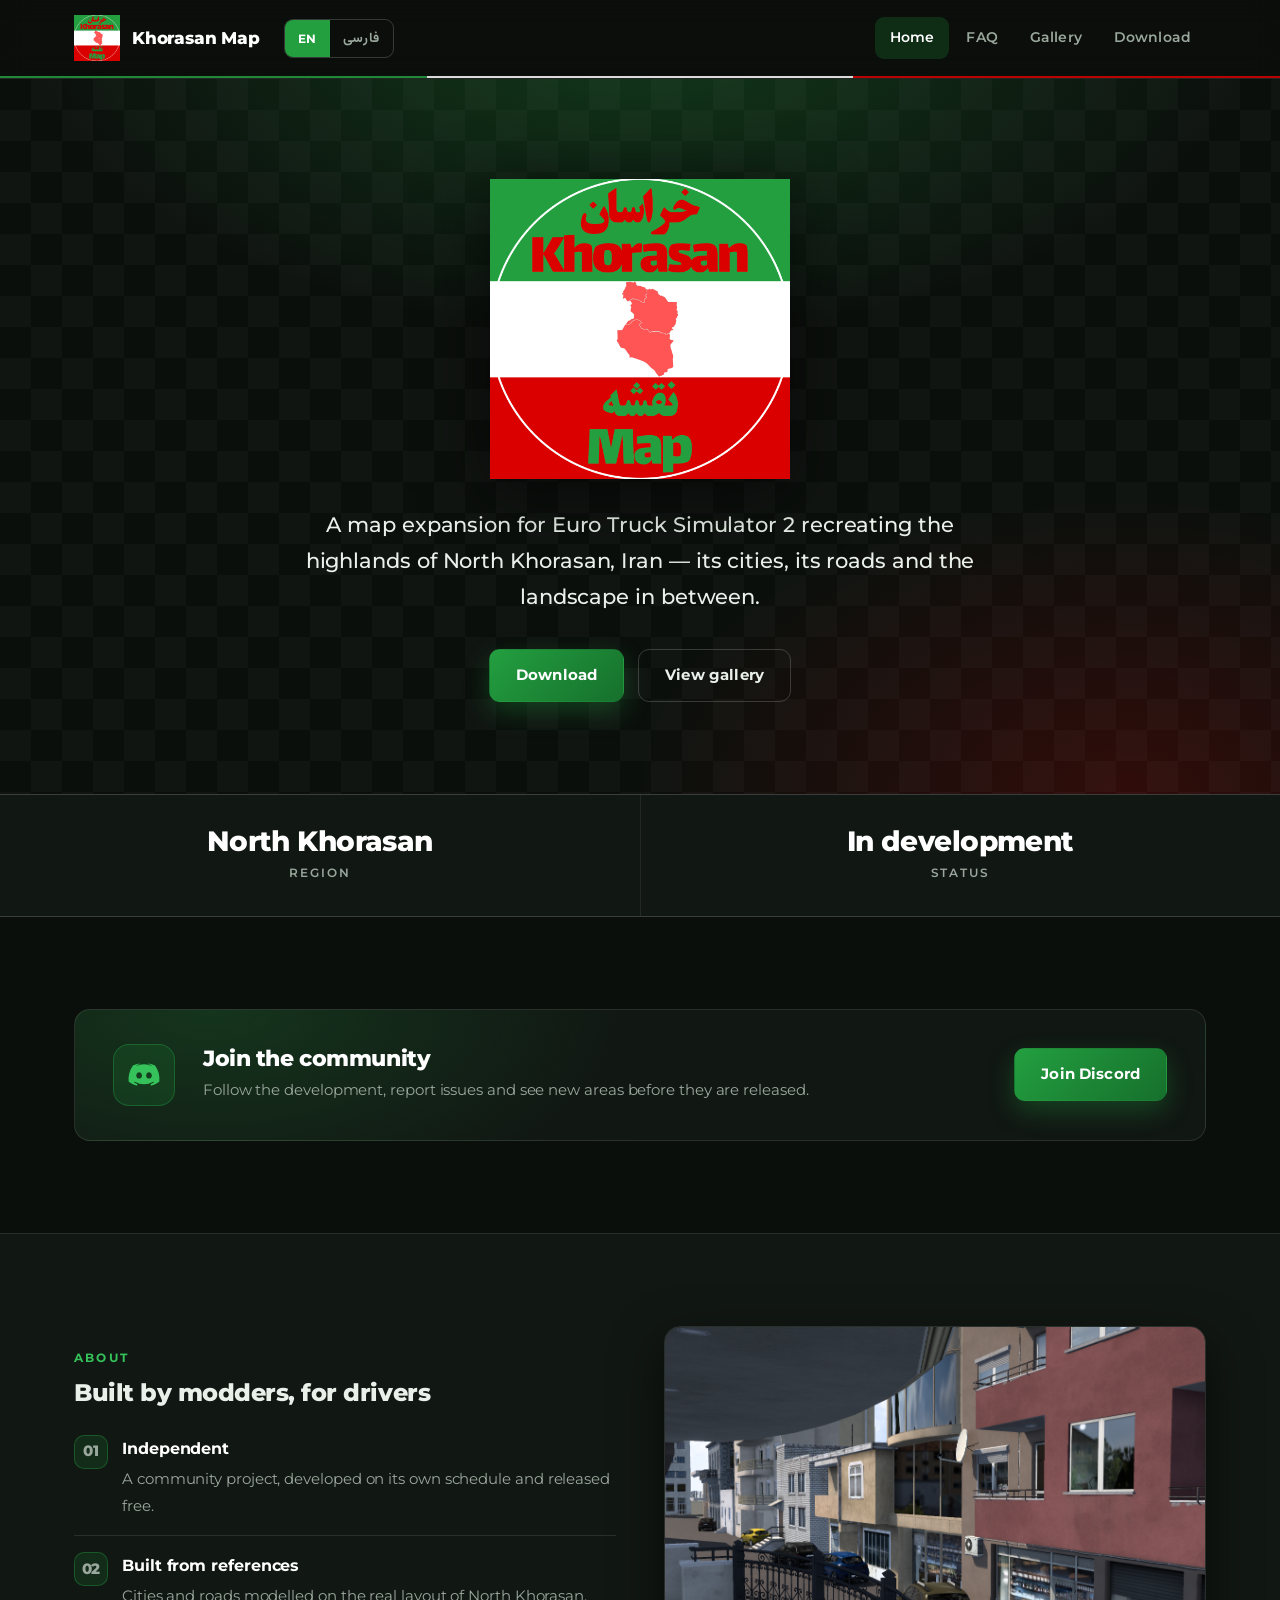
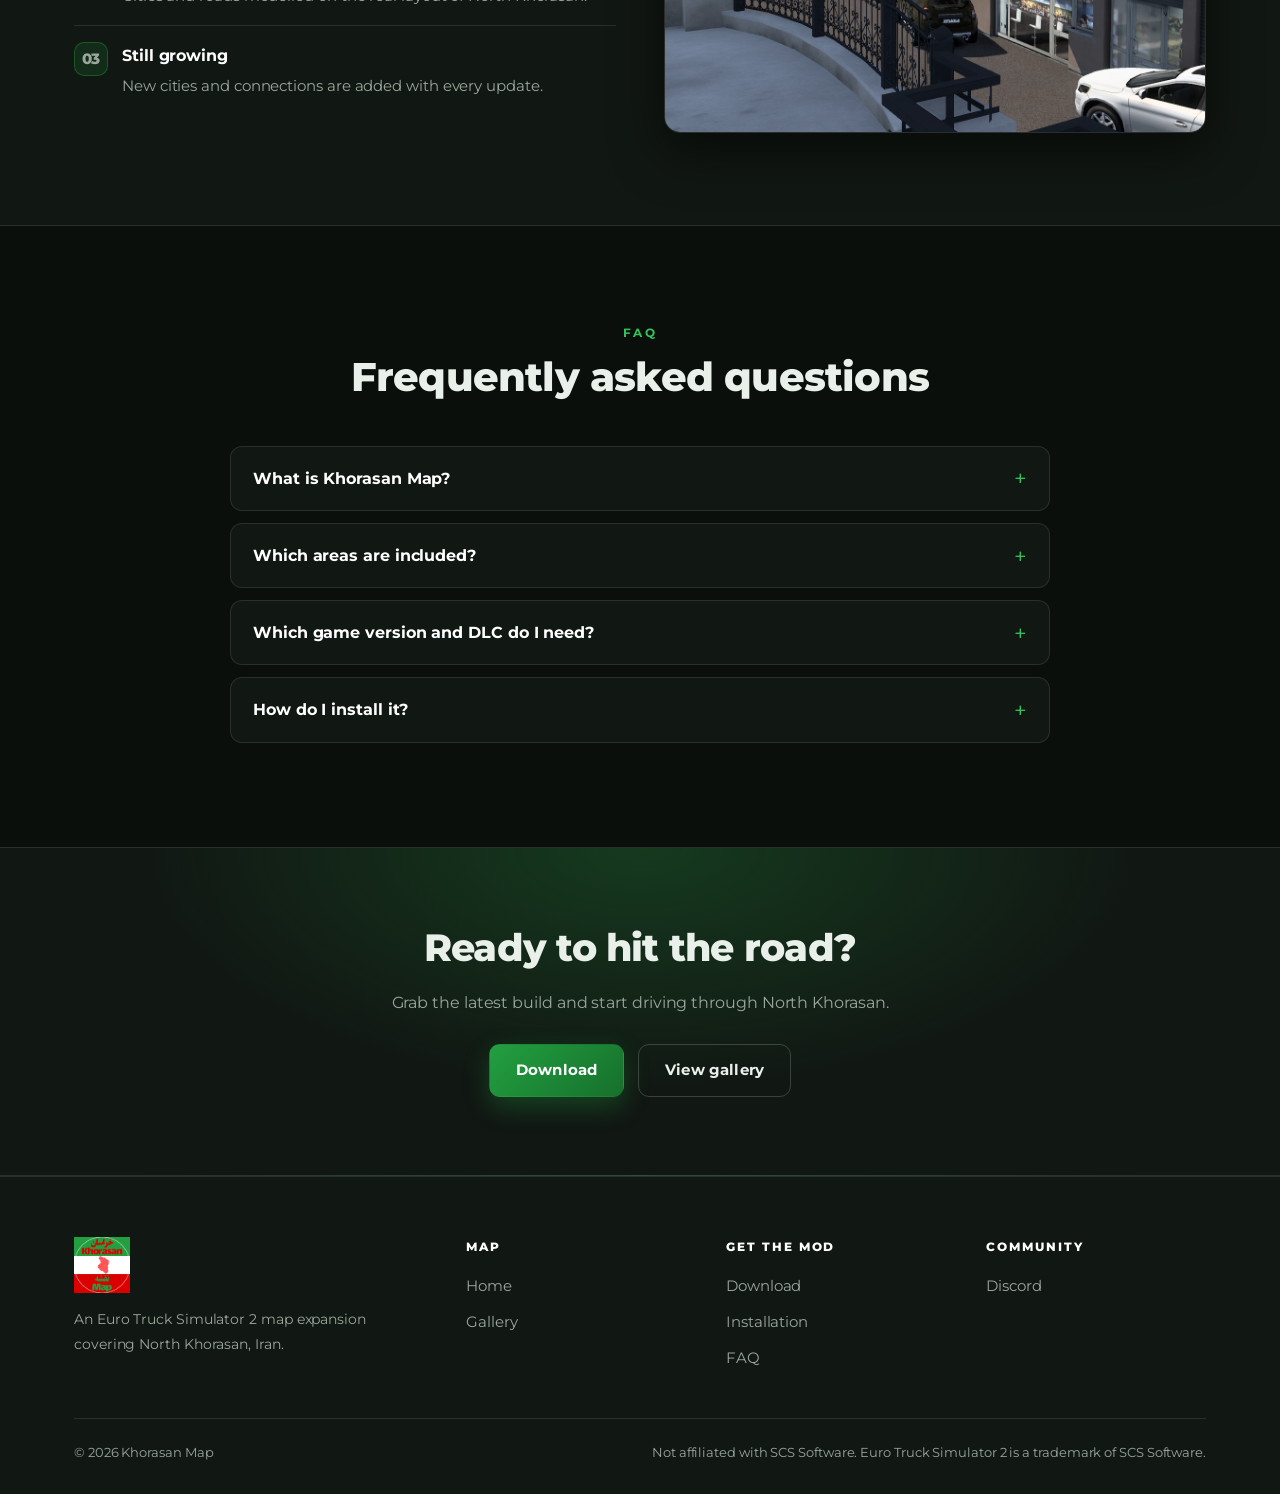
<file: index.html>
<!DOCTYPE html>
<html lang="en" dir="ltr">
<head>
<meta charset="utf-8">
<meta name="viewport" content="width=device-width, initial-scale=1">
<title>Khorasan Map — ETS2 map expansion</title>
<meta name="description" content="Khorasan Map — an Euro Truck Simulator 2 map expansion covering North Khorasan, Iran: Shirvan, Esfarayen and Road 87.">
<link rel="icon" href="Khorasan_Map_Logo.png">
<link rel="stylesheet" href="css/style.css">
</head>
<body>

<header class="site-header">
  <div class="wrap nav">
    <a class="brand" href="index.html">
      <img src="Khorasan_Map_Logo.png" alt="Khorasan Map logo">
      <span>Khorasan Map</span>
    </a>

    <button class="nav-toggle" type="button" aria-expanded="false" aria-label="Menu">☰</button>

    <div class="lang-switch" role="group" aria-label="Language">
      <button type="button" data-lang="en" aria-pressed="true">EN</button>
      <button type="button" data-lang="fa" aria-pressed="false">فارسی</button>
    </div>

    <nav class="nav-links">
      <a href="index.html" class="is-active" data-i18n="nav.home">Home</a>
      <a href="#faq" data-i18n="nav.faq">FAQ</a>
      <a href="gallery.html" data-i18n="nav.gallery">Gallery</a>
      <a href="download.html" data-i18n="nav.download">Download</a>
    </nav>
  </div>
</header>

<main>

  <!-- ---------- hero ---------- -->
  <section class="hero">
    <div class="wrap">
      <img class="hero-logo" src="Khorasan_Map_Logo.png" alt="Khorasan Map">
      <!-- kept for the document outline / screen readers, not shown -->
      <h1 class="sr-only">Khorasan Map</h1>
      <p class="lead lead--hero" data-i18n="home.lead">
        A map expansion for Euro Truck Simulator 2 recreating the highlands of North Khorasan, Iran — its cities, its roads and the landscape in between.
      </p>
      <div class="hero-actions">
        <a class="btn btn--primary" href="download.html" data-i18n="home.cta.download">Download</a>
        <a class="btn btn--ghost" href="gallery.html" data-i18n="home.cta.gallery">View gallery</a>
      </div>
    </div>
  </section>

  <!-- ---------- region strip ---------- -->
  <section class="stats">
    <div class="stat"><b data-i18n="stat.region.value">North Khorasan</b><span data-i18n="stat.region">Region</span></div>
    <div class="stat"><b data-i18n="stat.status.value">In development</b><span data-i18n="stat.status">Status</span></div>
  </section>

  <!-- ---------- community band ---------- -->
  <section class="section">
    <div class="wrap">
      <div class="community">
        <div class="community-icon" aria-hidden="true">
          <svg viewBox="0 0 24 24"><path d="M20.3 4.9A19.8 19.8 0 0 0 15.4 3.4l-.2.4a13.6 13.6 0 0 1 3 1.4 15.6 15.6 0 0 0-12.4 0 13.6 13.6 0 0 1 3-1.4l-.2-.4A19.8 19.8 0 0 0 3.7 4.9C.9 9 .1 13.1.5 17.1a19.9 19.9 0 0 0 6 3l.7-1.2c-1-.4-1.9-.9-2.7-1.5l.6-.4a14.2 14.2 0 0 0 13.8 0l.6.4c-.8.6-1.7 1.1-2.7 1.5l.7 1.2a19.9 19.9 0 0 0 6-3c.5-4.6-.7-8.7-3.2-12.2ZM8.3 14.7c-1.2 0-2.1-1.1-2.1-2.4S7.1 9.9 8.3 9.9s2.2 1.1 2.2 2.4-1 2.4-2.2 2.4Zm7.4 0c-1.2 0-2.1-1.1-2.1-2.4s.9-2.4 2.1-2.4 2.2 1.1 2.2 2.4-1 2.4-2.2 2.4Z"/></svg>
        </div>
        <div class="community-body">
          <h3 data-i18n="home.community.title">Join the community</h3>
          <p data-i18n="home.community.body">Follow the development, report issues and see new areas before they are released.</p>
        </div>
        <a class="btn btn--primary" href="https://discord.gg/s39uACpa3Z" target="_blank" rel="noopener noreferrer" data-i18n="home.community.cta">Join Discord</a>
      </div>
    </div>
  </section>

  <!-- ---------- about band ---------- -->
  <section class="section section--alt">
    <div class="wrap about-grid">
      <div>
        <span class="eyebrow" data-i18n="home.built.eyebrow">About</span>
        <h2 data-i18n="home.built.title">Built by modders, for drivers</h2>
        <ul class="about-list">
          <li>
            <span class="about-mark">01</span>
            <div>
              <b data-i18n="home.built.1.title">Independent</b>
              <span data-i18n="home.built.1.body">A community project, developed on its own schedule and released free.</span>
            </div>
          </li>
          <li>
            <span class="about-mark">02</span>
            <div>
              <b data-i18n="home.built.2.title">Built from references</b>
              <span data-i18n="home.built.2.body">Cities and roads modelled on the real layout of North Khorasan.</span>
            </div>
          </li>
          <li>
            <span class="about-mark">03</span>
            <div>
              <b data-i18n="home.built.3.title">Still growing</b>
              <span data-i18n="home.built.3.body">New cities and connections are added with every update.</span>
            </div>
          </li>
        </ul>
      </div>
      <div class="about-visual">
        <img src="shirvan2.png" alt="Shirvan city" loading="lazy" data-i18n-attr="alt:cap.shirvan.2">
      </div>
    </div>
  </section>

  <!-- ---------- FAQ ---------- -->
  <section class="section" id="faq">
    <div class="wrap">
      <div class="section-head section-head--center">
        <span class="eyebrow" data-i18n="home.faq.eyebrow">FAQ</span>
        <h2 data-i18n="home.faq.title">Frequently asked questions</h2>
      </div>

      <!-- TODO: fill in the real answers once the first release is out -->
      <div class="faq">
        <details>
          <summary data-i18n="faq.1.q">What is Khorasan Map?</summary>
          <p class="answer" data-i18n="faq.1.a">A map expansion for Euro Truck Simulator 2 that recreates North Khorasan in Iran, including its cities and main roads.</p>
        </details>
        <details>
          <summary data-i18n="faq.2.q">Which areas are included?</summary>
          <p class="answer" data-i18n="faq.2.a">Shirvan, Esfarayen and Road 87 are currently built or under construction. See the coverage map above for the full picture.</p>
        </details>
        <details>
          <summary data-i18n="faq.3.q">Which game version and DLC do I need?</summary>
          <p class="answer" data-i18n="faq.3.a">The supported game version and the required DLC will be confirmed with the first release. Check the download page for the details.</p>
        </details>
        <details>
          <summary data-i18n="faq.4.q">How do I install it?</summary>
          <p class="answer" data-i18n="faq.4.a">Copy the .scs files into your ETS2 mod folder and enable them in Mod Manager. The download page has the full steps and the load order.</p>
        </details>
      </div>
    </div>
  </section>

  <!-- ---------- final CTA ---------- -->
  <section class="cta-band">
    <div class="wrap">
      <h2 data-i18n="home.cta.title">Ready to hit the road?</h2>
      <p data-i18n="home.cta.body">Grab the latest build and start driving through North Khorasan.</p>
      <div class="hero-actions">
        <a class="btn btn--primary" href="download.html" data-i18n="home.cta.download">Download</a>
        <a class="btn btn--ghost" href="gallery.html" data-i18n="home.cta.gallery">View gallery</a>
      </div>
    </div>
  </section>

</main>

<footer class="site-footer">
  <div class="wrap">
    <div class="footer-top">
      <div class="footer-brand">
        <img src="Khorasan_Map_Logo.png" alt="Khorasan Map">
        <p data-i18n="footer.tagline">An Euro Truck Simulator 2 map expansion covering North Khorasan, Iran.</p>
      </div>
      <div class="footer-col">
        <h4 data-i18n="footer.col.map">Map</h4>
        <ul>
          <li><a href="index.html" data-i18n="nav.home">Home</a></li>
          <li><a href="gallery.html" data-i18n="nav.gallery">Gallery</a></li>
        </ul>
      </div>
      <div class="footer-col">
        <h4 data-i18n="footer.col.get">Get the mod</h4>
        <ul>
          <li><a href="download.html" data-i18n="nav.download">Download</a></li>
          <li><a href="download.html#install" data-i18n="dl.install.title">Installation</a></li>
          <li><a href="index.html#faq" data-i18n="nav.faq">FAQ</a></li>
        </ul>
      </div>
      <div class="footer-col">
        <h4 data-i18n="footer.col.community">Community</h4>
        <ul>
          <li><a href="https://discord.gg/s39uACpa3Z" target="_blank" rel="noopener noreferrer" data-i18n="footer.discord">Discord</a></li>
        </ul>
      </div>
    </div>
    <div class="footer-bottom">
      <p>© <span id="year">2026</span> Khorasan Map</p>
      <p data-i18n="footer.disclaimer">Not affiliated with SCS Software. Euro Truck Simulator 2 is a trademark of SCS Software.</p>
    </div>
  </div>
</footer>

<script src="js/main.js"></script>
</body>
</html>
</file>
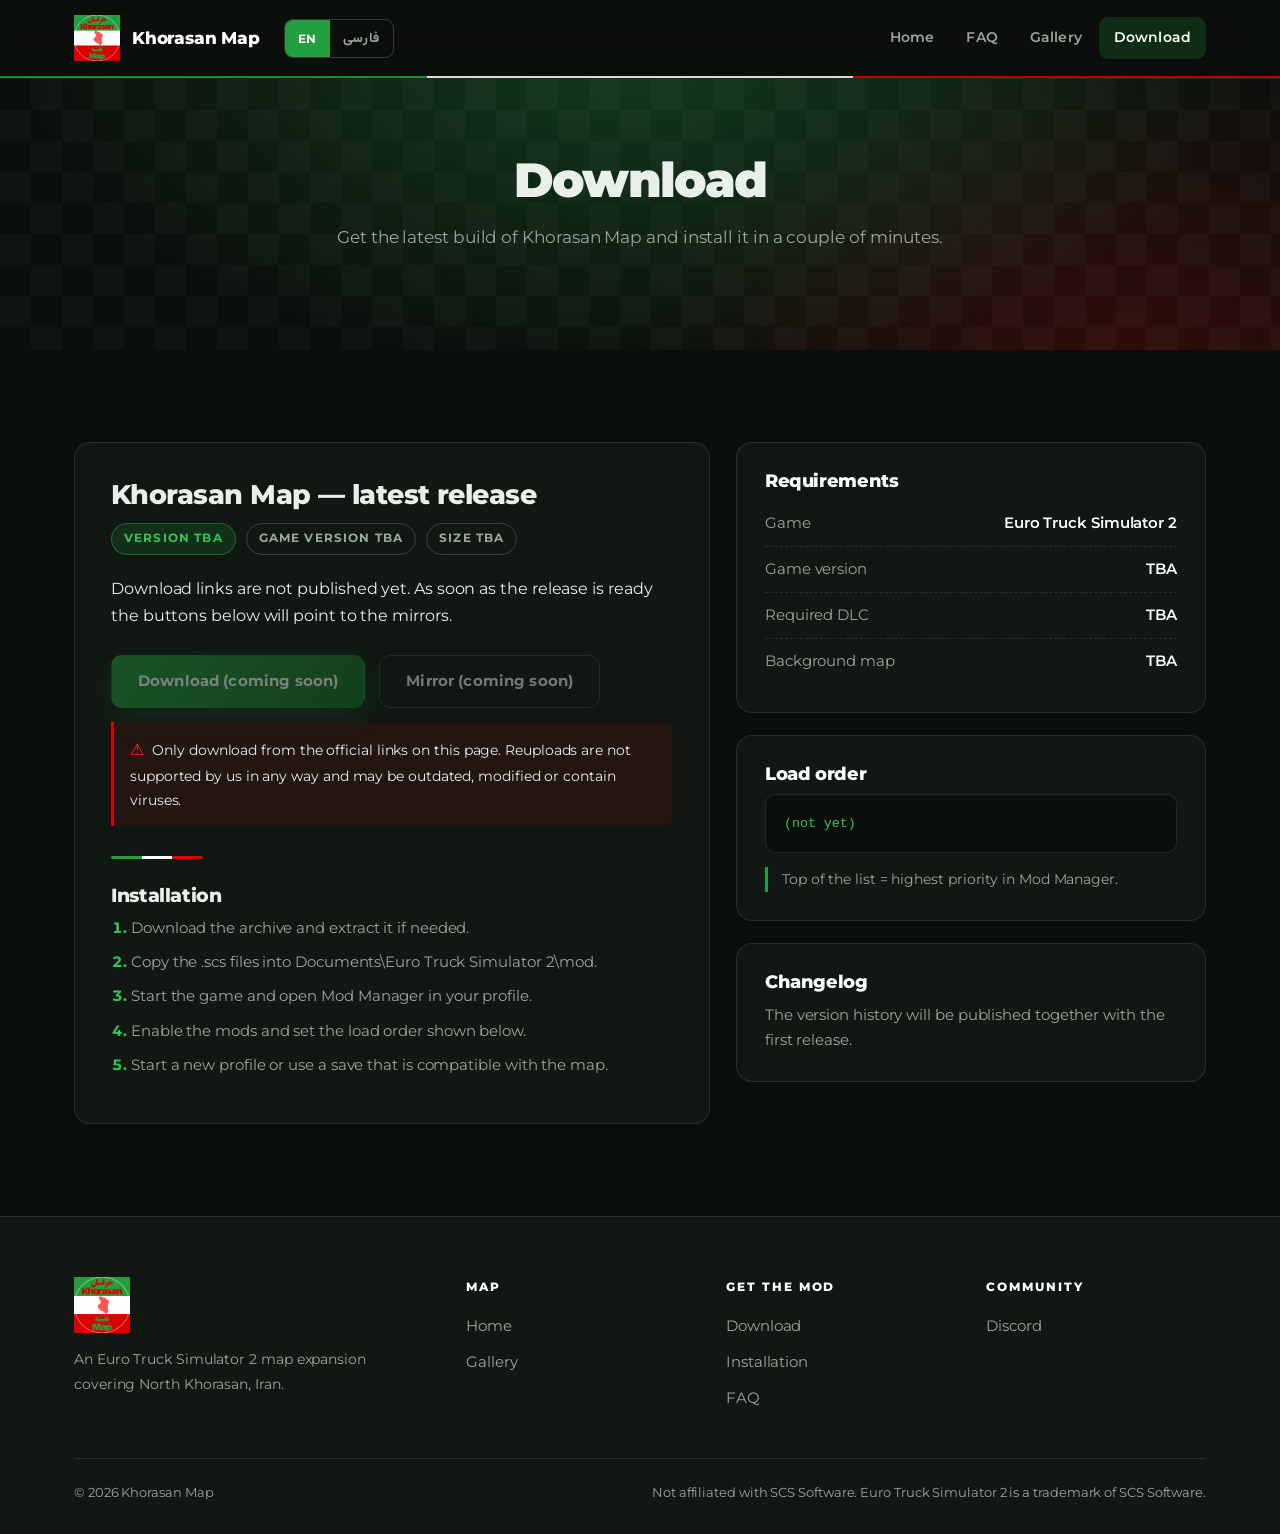
<file: download.html>
<!DOCTYPE html>
<html lang="en" dir="ltr">
<head>
<meta charset="utf-8">
<meta name="viewport" content="width=device-width, initial-scale=1">
<title>Download — Khorasan Map</title>
<meta name="description" content="Download Khorasan Map for Euro Truck Simulator 2: requirements, installation steps and load order.">
<link rel="icon" href="Khorasan_Map_Logo.png">
<link rel="stylesheet" href="css/style.css">
</head>
<body>

<header class="site-header">
  <div class="wrap nav">
    <a class="brand" href="index.html">
      <img src="Khorasan_Map_Logo.png" alt="Khorasan Map logo">
      <span>Khorasan Map</span>
    </a>

    <button class="nav-toggle" type="button" aria-expanded="false" aria-label="Menu">☰</button>

    <div class="lang-switch" role="group" aria-label="Language">
      <button type="button" data-lang="en" aria-pressed="true">EN</button>
      <button type="button" data-lang="fa" aria-pressed="false">فارسی</button>
    </div>

    <nav class="nav-links">
      <a href="index.html" data-i18n="nav.home">Home</a>
      <a href="index.html#faq" data-i18n="nav.faq">FAQ</a>
      <a href="gallery.html" data-i18n="nav.gallery">Gallery</a>
      <a href="download.html" class="is-active" data-i18n="nav.download">Download</a>
    </nav>
  </div>
</header>

<main>

  <section class="hero hero--page">
    <div class="wrap">
      <h1 data-i18n="dl.title">Download</h1>
      <p class="lead" data-i18n="dl.lead">Get the latest build of Khorasan Map and install it in a couple of minutes.</p>
    </div>
  </section>

  <section class="section">
    <div class="wrap dl-grid">

      <!-- main download card -->
      <div class="dl-main">
        <h2 data-i18n="dl.card.title">Khorasan Map — latest release</h2>

        <div class="version-row">
          <span class="pill pill--green" data-i18n="dl.pill.version">Version TBA</span>
          <span class="pill" data-i18n="dl.pill.game">Game version TBA</span>
          <span class="pill" data-i18n="dl.pill.size">Size TBA</span>
        </div>

        <p data-i18n="dl.card.body">
          Download links are not published yet. As soon as the release is ready the buttons below will point to the mirrors.
        </p>

        <!-- TODO: replace href="#" with the real download URLs and drop aria-disabled -->
        <div class="dl-buttons">
          <a class="btn btn--primary" href="#" aria-disabled="true" data-i18n="dl.btn.primary">Download (coming soon)</a>
          <a class="btn btn--ghost" href="#" aria-disabled="true" data-i18n="dl.btn.mirror">Mirror (coming soon)</a>
        </div>

        <p class="note note--warn" data-i18n="dl.note">
          Only download from the official links on this page. Reuploads are not supported by us in any way and may be outdated, modified or contain viruses.
        </p>

        <div class="tricolor" style="margin:30px 0 26px"></div>

        <h3 id="install" data-i18n="dl.install.title">Installation</h3>
        <ol class="steps">
          <li data-i18n="dl.install.1">Download the archive and extract it if needed.</li>
          <li data-i18n="dl.install.2">Copy the .scs files into Documents\Euro Truck Simulator 2\mod.</li>
          <li data-i18n="dl.install.3">Start the game and open Mod Manager in your profile.</li>
          <li data-i18n="dl.install.4">Enable the mods and set the load order shown below.</li>
          <li data-i18n="dl.install.5">Start a new profile or use a save that is compatible with the map.</li>
        </ol>
      </div>

      <!-- side panels -->
      <aside>
        <div class="panel">
          <h3 data-i18n="dl.req.title">Requirements</h3>
          <ul class="reqs">
            <li><span data-i18n="dl.req.game">Game</span><span>Euro Truck Simulator 2</span></li>
            <li><span data-i18n="dl.req.version">Game version</span><span data-i18n="dl.req.version.value">TBA</span></li>
            <li><span data-i18n="dl.req.dlc">Required DLC</span><span data-i18n="dl.req.dlc.value">TBA</span></li>
            <li><span data-i18n="dl.req.bg">Background map</span><span data-i18n="dl.req.bg.value">TBA</span></li>
          </ul>
        </div>

        <div class="panel">
          <h3 data-i18n="dl.order.title">Load order</h3>
          <!-- TODO: replace with the real load order once the first build is packaged -->
          <pre class="load-order" data-i18n="dl.order.tba">(not yet)</pre>
          <p class="note" style="margin-top:14px" data-i18n="dl.order.note">
            Top of the list = highest priority in Mod Manager.
          </p>
        </div>

        <div class="panel">
          <h3 data-i18n="dl.changelog.title">Changelog</h3>
          <p style="margin:0;color:var(--text-dim);font-size:.94rem" data-i18n="dl.changelog.body">
            The version history will be published together with the first release.
          </p>
        </div>
      </aside>

    </div>
  </section>

</main>

<footer class="site-footer">
  <div class="wrap">
    <div class="footer-top">
      <div class="footer-brand">
        <img src="Khorasan_Map_Logo.png" alt="Khorasan Map">
        <p data-i18n="footer.tagline">An Euro Truck Simulator 2 map expansion covering North Khorasan, Iran.</p>
      </div>
      <div class="footer-col">
        <h4 data-i18n="footer.col.map">Map</h4>
        <ul>
          <li><a href="index.html" data-i18n="nav.home">Home</a></li>
          <li><a href="gallery.html" data-i18n="nav.gallery">Gallery</a></li>
        </ul>
      </div>
      <div class="footer-col">
        <h4 data-i18n="footer.col.get">Get the mod</h4>
        <ul>
          <li><a href="download.html" data-i18n="nav.download">Download</a></li>
          <li><a href="download.html#install" data-i18n="dl.install.title">Installation</a></li>
          <li><a href="index.html#faq" data-i18n="nav.faq">FAQ</a></li>
        </ul>
      </div>
      <div class="footer-col">
        <h4 data-i18n="footer.col.community">Community</h4>
        <ul>
          <li><a href="https://discord.gg/s39uACpa3Z" target="_blank" rel="noopener noreferrer" data-i18n="footer.discord">Discord</a></li>
        </ul>
      </div>
    </div>
    <div class="footer-bottom">
      <p>© <span id="year">2026</span> Khorasan Map</p>
      <p data-i18n="footer.disclaimer">Not affiliated with SCS Software. Euro Truck Simulator 2 is a trademark of SCS Software.</p>
    </div>
  </div>
</footer>

<script src="js/main.js"></script>
</body>
</html>
</file>
<file: css/style.css>
/* ============================================================
   Khorasan Map — ETS2 mod site
   Palette based on the flag of Iran: green #239F40 / white / red #DA0000
   Type: Montserrat (Latin) + Vazirmatn (Persian)
   ============================================================ */

@import url('https://fonts.googleapis.com/css2?family=Montserrat:wght@400;500;600;700;800;900&family=Vazirmatn:wght@400;600;800&display=swap');

:root {
  --green:        #239f40;
  --green-soft:   #35c25a;
  --green-deep:   #16702c;
  --red:          #da0000;
  --red-soft:     #ff2b2b;
  --white:        #ffffff;

  --bg:           #0b0f0c;
  --bg-2:         #111713;
  --bg-3:         #18201a;
  --line:         rgba(255, 255, 255, .10);
  --line-strong:  rgba(255, 255, 255, .18);

  --text:         #e9efe9;
  --text-dim:     #9aa79c;

  --font-ui:      'Montserrat', system-ui, -apple-system, 'Segoe UI', sans-serif;
  --font-display: 'Montserrat', system-ui, -apple-system, 'Segoe UI', sans-serif;
  --font-fa:      'Vazirmatn', 'Segoe UI', Tahoma, sans-serif;

  --wrap:         1180px;
  --radius:       16px;
  --shadow:       0 18px 50px rgba(0, 0, 0, .55);
}

/* ---------- base ---------- */

* { box-sizing: border-box; }

html { scroll-behavior: smooth; }

body {
  margin: 0;
  background: var(--bg);
  color: var(--text);
  font-family: var(--font-ui);
  font-size: 16px;
  line-height: 1.7;
  letter-spacing: -.005em;
  -webkit-font-smoothing: antialiased;
  overflow-x: hidden;
}

/* Persian mode: RTL + Vazirmatn */
html[lang="fa"] { direction: rtl; }
html[lang="fa"] body,
html[lang="fa"] h1,
html[lang="fa"] h2,
html[lang="fa"] h3,
html[lang="fa"] .btn,
html[lang="fa"] .brand span { font-family: var(--font-fa); }
html[lang="fa"] .eyebrow,
html[lang="fa"] .chip,
html[lang="fa"] .nav-links a { letter-spacing: 0; }

img { max-width: 100%; display: block; }

a { color: var(--green-soft); text-decoration: none; }
a:hover { color: var(--white); }

h1, h2, h3 {
  font-family: var(--font-display);
  font-weight: 800;
  line-height: 1.15;
  letter-spacing: -.02em;
  margin: 0 0 .5em;
}

.wrap {
  width: 100%;
  max-width: var(--wrap);
  margin-inline: auto;
  padding-inline: 24px;
}

/* present to assistive tech and the document outline, not on screen */
.sr-only {
  position: absolute;
  width: 1px;
  height: 1px;
  margin: -1px;
  padding: 0;
  overflow: hidden;
  clip: rect(0 0 0 0);
  clip-path: inset(50%);
  white-space: nowrap;
  border: 0;
}

.eyebrow {
  display: inline-block;
  font-size: .78rem;
  font-weight: 700;
  letter-spacing: .18em;
  text-transform: uppercase;
  color: var(--green-soft);
  margin-bottom: .7rem;
}

.section { padding: 92px 0; }
.section--alt { background: var(--bg-2); border-block: 1px solid var(--line); }

.section-head { max-width: 720px; margin-bottom: 46px; }
.section-head--center { margin-inline: auto; text-align: center; }
.section-head h2 { font-size: clamp(1.8rem, 3.6vw, 2.5rem); }
.section-head p { color: var(--text-dim); margin: 0; }

/* Tricolour hairline used as a divider accent */
.tricolor {
  height: 3px;
  width: 92px;
  border-radius: 3px;
  background: linear-gradient(90deg,
    var(--green) 0 33.33%,
    var(--white) 33.33% 66.66%,
    var(--red)   66.66% 100%);
}
.section-head--center .tricolor { margin-inline: auto; }

/* ---------- header ---------- */

.site-header {
  position: sticky;
  top: 0;
  z-index: 50;
  background: rgba(11, 15, 12, .82);
  backdrop-filter: blur(14px);
  border-bottom: 1px solid var(--line);
}

.site-header::after {
  content: '';
  display: block;
  height: 2px;
  background: linear-gradient(90deg,
    var(--green) 0 33.33%,
    var(--white) 33.33% 66.66%,
    var(--red)   66.66% 100%);
  opacity: .85;
}

.nav {
  display: flex;
  align-items: center;
  gap: 24px;
  height: 76px;
}

.brand { display: flex; align-items: center; gap: 12px; }
.brand img { height: 46px; width: auto; }
.brand span {
  font-size: 1.08rem;
  font-weight: 800;
  letter-spacing: -.01em;
  color: var(--white);
}

.nav-links {
  display: flex;
  gap: 2px;
  margin-inline-start: auto;
}

.nav-links a {
  font-size: .88rem;
  font-weight: 600;
  letter-spacing: .01em;
  color: var(--text-dim);
  padding: 9px 15px;
  border-radius: 9px;
  transition: color .18s, background .18s;
}
.nav-links a:hover { color: var(--white); background: rgba(255, 255, 255, .06); }
.nav-links a.is-active { color: var(--white); background: rgba(35, 159, 64, .20); }

/* language switch */
.lang-switch {
  display: flex;
  border: 1px solid var(--line-strong);
  border-radius: 9px;
  overflow: hidden;
}
.lang-switch button {
  font-family: var(--font-ui);
  font-size: .78rem;
  font-weight: 700;
  letter-spacing: .04em;
  padding: 8px 13px;
  background: transparent;
  color: var(--text-dim);
  border: 0;
  cursor: pointer;
  transition: background .18s, color .18s;
}
.lang-switch button:hover { color: var(--white); }
.lang-switch button.is-active { background: var(--green); color: var(--white); }
.lang-switch button[data-lang="fa"] { font-family: var(--font-fa); font-size: .84rem; }

.nav-toggle {
  display: none;
  background: transparent;
  border: 1px solid var(--line-strong);
  border-radius: 9px;
  color: var(--text);
  width: 42px;
  height: 38px;
  font-size: 1.1rem;
  cursor: pointer;
}

/* ---------- buttons ---------- */

.btn {
  display: inline-flex;
  align-items: center;
  justify-content: center;
  gap: 9px;
  font-family: var(--font-ui);
  font-size: .92rem;
  font-weight: 700;
  letter-spacing: .01em;
  padding: 13px 26px;
  border-radius: 11px;
  border: 1px solid transparent;
  cursor: pointer;
  transition: transform .16s, box-shadow .16s, background .16s, border-color .16s;
}
.btn:hover { transform: translateY(-2px); }
.btn--sm { padding: 9px 17px; font-size: .84rem; border-radius: 9px; }
.btn--block { width: 100%; }

.btn--primary {
  background: linear-gradient(135deg, var(--green) 0%, var(--green-deep) 100%);
  color: var(--white);
  box-shadow: 0 10px 26px rgba(35, 159, 64, .32);
}
.btn--primary:hover { color: var(--white); box-shadow: 0 16px 34px rgba(35, 159, 64, .45); }

.btn--ghost {
  background: transparent;
  border-color: var(--line-strong);
  color: var(--text);
}
.btn--ghost:hover { border-color: var(--white); color: var(--white); }

.btn--red {
  background: linear-gradient(135deg, var(--red-soft) 0%, var(--red) 100%);
  color: var(--white);
  box-shadow: 0 10px 26px rgba(218, 0, 0, .30);
}
.btn--red:hover { color: var(--white); }

.btn[aria-disabled="true"] { opacity: .45; pointer-events: none; }

/* ---------- hero ---------- */

.hero {
  position: relative;
  padding: 100px 0 92px;
  text-align: center;
  overflow: hidden;
  background:
    radial-gradient(900px 460px at 50% -8%, rgba(35, 159, 64, .30), transparent 68%),
    radial-gradient(700px 420px at 88% 100%, rgba(218, 0, 0, .18), transparent 70%),
    var(--bg);
}

/* faint eight-point star lattice, a nod to Persian tilework */
.hero::before {
  content: '';
  position: absolute;
  inset: 0;
  background-image:
    linear-gradient(45deg, rgba(255, 255, 255, .05) 25%, transparent 25%, transparent 75%, rgba(255, 255, 255, .05) 75%),
    linear-gradient(45deg, rgba(255, 255, 255, .05) 25%, transparent 25%, transparent 75%, rgba(255, 255, 255, .05) 75%);
  background-size: 62px 62px;
  background-position: 0 0, 31px 31px;
  opacity: .5;
  pointer-events: none;
}

.hero > * { position: relative; }

.hero-logo {
  width: min(300px, 58vw);
  margin: 0 auto 28px;
  filter: drop-shadow(0 12px 34px rgba(0, 0, 0, .6));
}

/* stacked three-line headline */
.hero h1 {
  font-size: clamp(2.1rem, 5.6vw, 3.9rem);
  font-weight: 900;
  letter-spacing: -.035em;
  line-height: 1.05;
  margin-bottom: .35em;
}
.hero h1 span { display: block; }
.hero h1 em {
  font-style: normal;
  background: linear-gradient(110deg, var(--green-soft), var(--white) 52%, var(--red-soft));
  -webkit-background-clip: text;
  background-clip: text;
  color: transparent;
}

.hero p.lead {
  max-width: 640px;
  margin: 0 auto 34px;
  font-size: 1.08rem;
  color: var(--text-dim);
}

/* home hero carries no visible headline, so the lead does the talking */
.hero p.lead--hero {
  max-width: 720px;
  font-size: clamp(1.1rem, 2.1vw, 1.32rem);
  font-weight: 500;
  color: var(--text);
}

.hero-actions {
  display: flex;
  gap: 14px;
  justify-content: center;
  flex-wrap: wrap;
}

/* compact hero for interior pages */
.hero--page { padding: 76px 0 64px; }
.hero--page h1 { font-size: clamp(2rem, 4.6vw, 3rem); }

/* ---------- region strip ---------- */

.stats {
  display: grid;
  grid-template-columns: repeat(auto-fit, minmax(220px, 1fr));
  gap: 1px;
  background: var(--line);
  border-block: 1px solid var(--line);
}
.stat {
  background: var(--bg-2);
  padding: 30px 20px;
  text-align: center;
}
.stat b {
  display: block;
  font-size: clamp(1.4rem, 3vw, 1.75rem);
  font-weight: 800;
  letter-spacing: -.02em;
  color: var(--white);
  line-height: 1.2;
}
.stat span {
  font-size: .74rem;
  font-weight: 600;
  letter-spacing: .16em;
  text-transform: uppercase;
  color: var(--text-dim);
}

/* ---------- community band ---------- */

.community {
  display: flex;
  align-items: center;
  gap: 28px;
  flex-wrap: wrap;
  padding: 34px 38px;
  border-radius: var(--radius);
  border: 1px solid var(--line);
  background:
    radial-gradient(600px 300px at 12% 0%, rgba(35, 159, 64, .22), transparent 70%),
    var(--bg-2);
}
.community-icon {
  flex: none;
  width: 62px;
  height: 62px;
  display: grid;
  place-items: center;
  border-radius: 16px;
  background: rgba(35, 159, 64, .16);
  border: 1px solid rgba(35, 159, 64, .4);
}
.community-icon svg { width: 32px; height: 32px; fill: var(--green-soft); }
.community-body { flex: 1 1 320px; }
.community-body h3 { font-size: 1.35rem; color: var(--white); margin-bottom: .25em; }
.community-body p { margin: 0; color: var(--text-dim); font-size: .96rem; }

/* ---------- about band ---------- */

.about-grid {
  display: grid;
  grid-template-columns: 1fr 1fr;
  gap: 48px;
  align-items: center;
}
.about-list { list-style: none; margin: 0; padding: 0; }
.about-list li {
  display: flex;
  gap: 14px;
  padding: 16px 0;
  border-bottom: 1px solid var(--line);
}
.about-list li:last-child { border-bottom: 0; }
.about-list b {
  display: block;
  color: var(--white);
  font-size: 1.02rem;
  font-weight: 700;
  margin-bottom: 2px;
}
.about-list span { color: var(--text-dim); font-size: .93rem; }
.about-mark {
  flex: none;
  width: 34px;
  height: 34px;
  border-radius: 10px;
  display: grid;
  place-items: center;
  background: rgba(35, 159, 64, .15);
  border: 1px solid rgba(35, 159, 64, .4);
  color: var(--green-soft);
  font-weight: 800;
  font-size: .84rem;
}

.about-visual {
  border-radius: var(--radius);
  overflow: hidden;
  border: 1px solid var(--line);
  box-shadow: var(--shadow);
}
.about-visual img { width: 100%; aspect-ratio: 4 / 3; object-fit: cover; }

/* ---------- FAQ ---------- */

.faq { max-width: 820px; margin-inline: auto; }

.faq details {
  background: var(--bg-2);
  border: 1px solid var(--line);
  border-radius: 12px;
  margin-bottom: 12px;
  overflow: hidden;
  transition: border-color .2s;
}
.faq details[open] { border-color: rgba(35, 159, 64, .5); }

.faq summary {
  display: flex;
  align-items: center;
  gap: 14px;
  padding: 18px 22px;
  cursor: pointer;
  font-weight: 700;
  font-size: 1rem;
  color: var(--white);
  list-style: none;
}
.faq summary::-webkit-details-marker { display: none; }
.faq summary::after {
  content: '+';
  margin-inline-start: auto;
  font-size: 1.4rem;
  font-weight: 400;
  line-height: 1;
  color: var(--green-soft);
  transition: transform .2s;
}
.faq details[open] summary::after { content: '−'; }
.faq summary:hover { background: rgba(255, 255, 255, .03); }

.faq .answer {
  padding: 0 22px 20px;
  margin: 0;
  color: var(--text-dim);
  font-size: .95rem;
}

/* ---------- final CTA ---------- */

.cta-band {
  text-align: center;
  padding: 78px 0;
  background:
    radial-gradient(700px 340px at 50% 0%, rgba(35, 159, 64, .26), transparent 72%),
    var(--bg-2);
  border-block: 1px solid var(--line);
}
.cta-band h2 { font-size: clamp(1.7rem, 3.4vw, 2.4rem); }
.cta-band p { max-width: 560px; margin: 0 auto 28px; color: var(--text-dim); }

/* ---------- gallery ---------- */

.gallery-group { margin-bottom: 62px; }
.gallery-group:last-child { margin-bottom: 0; }

.group-head {
  display: flex;
  align-items: baseline;
  gap: 14px;
  margin-bottom: 22px;
  padding-bottom: 12px;
  border-bottom: 1px solid var(--line);
}
.group-head h2 { font-size: 1.55rem; margin: 0; color: var(--white); }
.group-head span { font-size: .88rem; color: var(--text-dim); }

.grid {
  display: grid;
  grid-template-columns: repeat(auto-fill, minmax(330px, 1fr));
  gap: 20px;
}

.shot {
  margin: 0;
  border: 1px solid var(--line);
  border-radius: var(--radius);
  overflow: hidden;
  background: var(--bg-2);
  transition: transform .2s, border-color .2s;
}
.shot:hover { transform: translateY(-4px); border-color: var(--green); }

.shot img {
  width: 100%;
  aspect-ratio: 16 / 9;
  object-fit: cover;
  cursor: zoom-in;
  background: var(--bg-3);
}

.shot figcaption {
  display: flex;
  align-items: center;
  gap: 8px;
  padding: 14px 18px;
  font-size: .93rem;
  color: var(--text);
  border-top: 1px solid var(--line);
}
.shot figcaption b { font-weight: 600; }

.tag {
  display: inline-block;
  font-size: .66rem;
  font-weight: 800;
  letter-spacing: .12em;
  text-transform: uppercase;
  padding: 3px 8px;
  border-radius: 5px;
  background: rgba(218, 0, 0, .18);
  color: var(--red-soft);
  border: 1px solid rgba(218, 0, 0, .35);
  vertical-align: middle;
  flex: none;
}

/* ---------- download page ---------- */

.dl-grid {
  display: grid;
  grid-template-columns: 1.15fr .85fr;
  gap: 26px;
  align-items: start;
}

.dl-main {
  background: var(--bg-2);
  border: 1px solid var(--line);
  border-radius: var(--radius);
  padding: 36px;
}
.dl-main h2 { font-size: 1.7rem; }

.version-row {
  display: flex;
  align-items: center;
  gap: 10px;
  flex-wrap: wrap;
  margin-bottom: 20px;
}
.pill {
  font-size: .72rem;
  font-weight: 700;
  letter-spacing: .1em;
  text-transform: uppercase;
  padding: 5px 12px;
  border-radius: 999px;
  border: 1px solid var(--line-strong);
  color: var(--text-dim);
}
.pill--green { background: rgba(35, 159, 64, .18); border-color: rgba(35, 159, 64, .5); color: var(--green-soft); }

.dl-buttons { display: flex; gap: 14px; flex-wrap: wrap; margin: 26px 0 14px; }

.note {
  font-size: .89rem;
  color: var(--text-dim);
  border-inline-start: 3px solid var(--green);
  padding-inline-start: 14px;
  margin: 0;
}

/* security warning — red rail, tinted panel */
.note--warn {
  border-inline-start-color: var(--red);
  background: rgba(218, 0, 0, .09);
  border-radius: 0 10px 10px 0;
  padding: 14px 18px 14px 16px;
  color: var(--text);
}
html[lang="fa"] .note--warn { border-radius: 10px 0 0 10px; }
.note--warn::before {
  content: '⚠';
  color: var(--red-soft);
  font-size: 1rem;
  margin-inline-end: 8px;
}

.panel {
  background: var(--bg-2);
  border: 1px solid var(--line);
  border-radius: var(--radius);
  padding: 28px;
  margin-bottom: 22px;
}
.panel:last-child { margin-bottom: 0; }
.panel h3 { font-size: 1.14rem; color: var(--white); }

.reqs { list-style: none; margin: 0; padding: 0; }
.reqs li {
  display: flex;
  justify-content: space-between;
  gap: 16px;
  padding: 10px 0;
  border-bottom: 1px dashed var(--line);
  font-size: .92rem;
}
.reqs li:last-child { border-bottom: 0; }
.reqs li span:first-child { color: var(--text-dim); }
.reqs li span:last-child { color: var(--white); font-weight: 600; text-align: end; }

.steps { margin: 0; padding-inline-start: 20px; color: var(--text-dim); font-size: .93rem; }
.steps li { margin-bottom: 9px; }
.steps li::marker { color: var(--green-soft); font-weight: 700; }

.load-order {
  margin: 0;
  padding: 16px 18px;
  background: var(--bg);
  border: 1px solid var(--line);
  border-radius: 10px;
  font-family: ui-monospace, 'Cascadia Code', Consolas, monospace;
  font-size: .84rem;
  color: var(--green-soft);
  line-height: 1.9;
  direction: ltr;
  text-align: left;
  overflow-x: auto;
}

/* ---------- footer ---------- */

.site-footer {
  border-top: 1px solid var(--line);
  background: var(--bg-2);
  padding: 60px 0 30px;
}

.footer-top {
  display: grid;
  grid-template-columns: 1.6fr 1fr 1fr 1fr;
  gap: 40px;
  padding-bottom: 38px;
  border-bottom: 1px solid var(--line);
}

.footer-brand img { height: 56px; margin-bottom: 14px; }
.footer-brand p { margin: 0; font-size: .9rem; color: var(--text-dim); max-width: 300px; }

.footer-col h4 {
  font-size: .76rem;
  font-weight: 800;
  letter-spacing: .16em;
  text-transform: uppercase;
  color: var(--white);
  margin: 0 0 14px;
}
.footer-col ul { list-style: none; margin: 0; padding: 0; }
.footer-col li { margin-bottom: 9px; }
.footer-col a { font-size: .91rem; color: var(--text-dim); }
.footer-col a:hover { color: var(--white); }

.footer-bottom {
  display: flex;
  justify-content: space-between;
  gap: 18px;
  flex-wrap: wrap;
  padding-top: 22px;
}
.footer-bottom p { margin: 0; font-size: .83rem; color: var(--text-dim); }

/* ---------- lightbox ---------- */

.lightbox {
  position: fixed;
  inset: 0;
  z-index: 100;
  margin: 0;
  display: none;
  place-items: center;
  padding: 40px 24px;
  background: rgba(4, 6, 5, .93);
  backdrop-filter: blur(6px);
}
.lightbox.is-open { display: grid; }
.lightbox img {
  max-width: 100%;
  max-height: 82vh;
  border-radius: 10px;
  box-shadow: var(--shadow);
}
.lightbox figcaption {
  margin-top: 16px;
  text-align: center;
  font-size: 1rem;
  font-weight: 700;
  color: var(--white);
}
.lightbox-close {
  position: absolute;
  top: 20px;
  inset-inline-end: 24px;
  width: 46px;
  height: 46px;
  border-radius: 50%;
  border: 1px solid var(--line-strong);
  background: rgba(255, 255, 255, .06);
  color: var(--white);
  font-size: 1.5rem;
  line-height: 1;
  cursor: pointer;
}
.lightbox-close:hover { background: var(--red); border-color: var(--red); }

/* ---------- responsive ---------- */

@media (max-width: 1000px) {
  .footer-top { grid-template-columns: 1fr 1fr; gap: 32px; }
}

@media (max-width: 960px) {
  .dl-grid { grid-template-columns: 1fr; }
  .about-grid { grid-template-columns: 1fr; gap: 34px; }
}

@media (max-width: 780px) {
  .nav-toggle { display: block; margin-inline-start: auto; order: 2; }
  .lang-switch { order: 3; }
  .nav-links {
    order: 4;
    display: none;
    width: 100%;
    flex-direction: column;
    gap: 2px;
    margin: 0 0 14px;
  }
  .nav-links.is-open { display: flex; }
  .nav { flex-wrap: wrap; height: auto; padding-block: 14px; gap: 12px; }
  .section { padding: 62px 0; }
  .hero { padding: 70px 0 64px; }
  .community { padding: 26px; }
  .dl-main { padding: 26px; }
  .grid { grid-template-columns: 1fr; }
  .footer-top { grid-template-columns: 1fr; gap: 26px; }
}

@media (prefers-reduced-motion: reduce) {
  * { animation: none !important; transition: none !important; }
  html { scroll-behavior: auto; }
}
</file>
